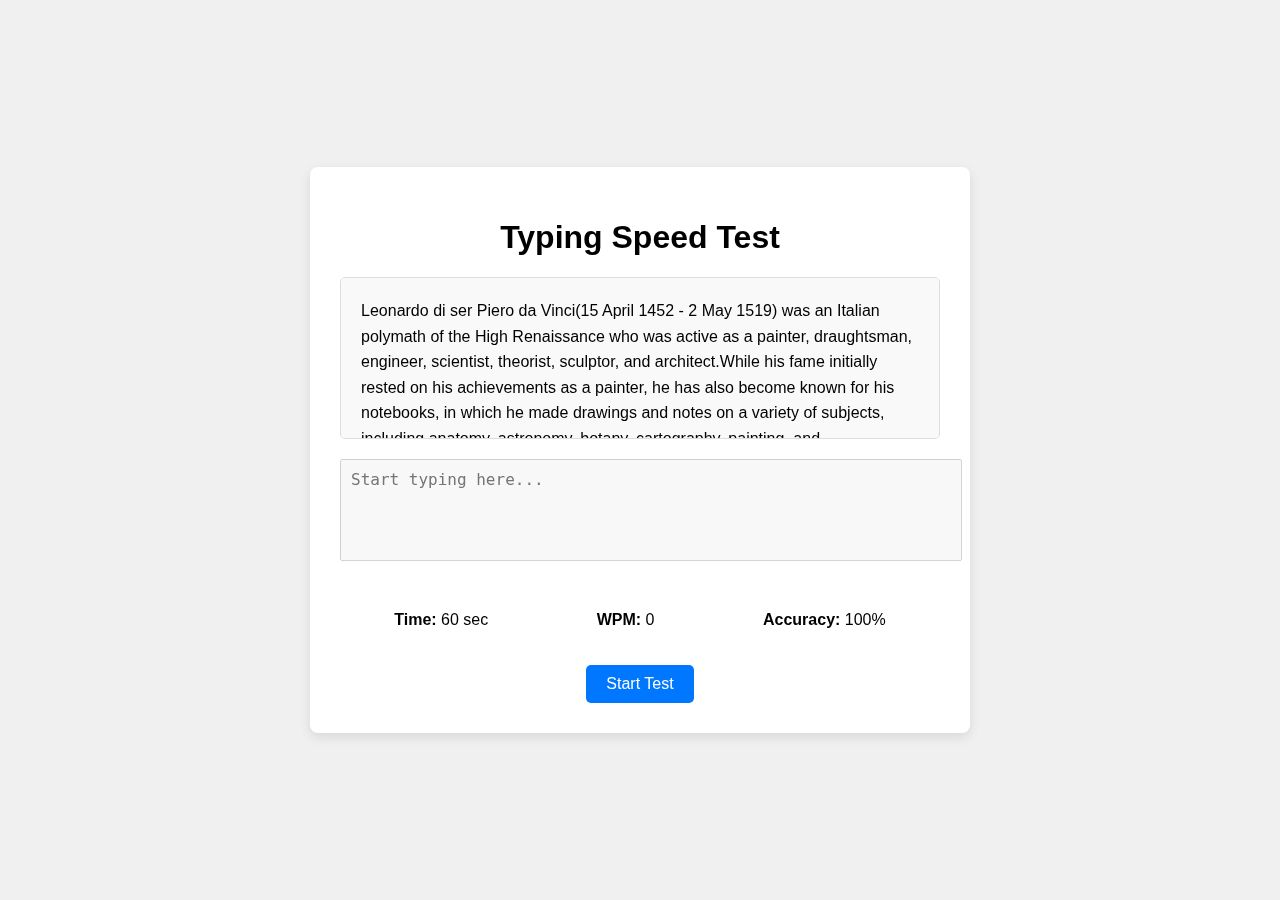
<file: Typing Test/index.html>
<!DOCTYPE html>
<html lang="en">
<head>
  <meta charset="UTF-8">
  <meta name="viewport" content="width=device-width, initial-scale=1.0">
  <title>Typing Speed Test</title>
  <link rel="stylesheet" href="style.css">
</head>
<body>
  <div class="container">
    <h1>Typing Speed Test</h1>
    <div id="text-display" class="text-display"></div>
    <textarea id="input-area" placeholder="Start typing here..." disabled></textarea>
    <div class="stats">
      <p><strong>Time:</strong> <span id="timer">60</span> sec</p>
      <p><strong>WPM:</strong> <span id="wpm">0</span></p>
      <p><strong>Accuracy:</strong> <span id="accuracy">100</span>%</p>
    </div>
    <button id="start-btn">Start Test</button>
  </div>

  <script src="script.js"></script>
</body>
</html>
</file>
<file: Typing Test/style.css>
body {
  font-family: 'Segoe UI', Tahoma, Geneva, Verdana, sans-serif;
  background: #f0f0f0;
  margin: 0;
  padding: 0;
  display: flex;
  height: 100vh;
  align-items: center;
  justify-content: center;
}

.container {
  width: 600px;
  padding: 30px;
  background: #fff;
  border-radius: 8px;
  box-shadow: 0 4px 12px rgba(0,0,0,0.1);
  text-align: center;
}

.text-display {
  margin: 20px 0;
  padding: 20px;
  border: 1px solid #ddd;
  height: 120px;
  overflow-y: auto;
  background-color: #f9f9f9;
  border-radius: 5px;
  text-align: left;
  font-size: 16px;
  line-height: 1.6;
}

.text-display span.correct {
  color: green;
}

.text-display span.incorrect {
  color: red;
  text-decoration: underline;
}

textarea {
  width: 100%;
  height: 80px;
  font-size: 16px;
  padding: 10px;
  resize: none;
  margin-bottom: 10px;
}

.stats {
  display: flex;
  justify-content: space-around;
  margin: 20px 0;
}

button {
  padding: 10px 20px;
  background-color: #0077ff;
  border: none;
  color: white;
  font-size: 16px;
  cursor: pointer;
  border-radius: 5px;
}

button:hover {
  background-color: #005bcc;
}
</file>
